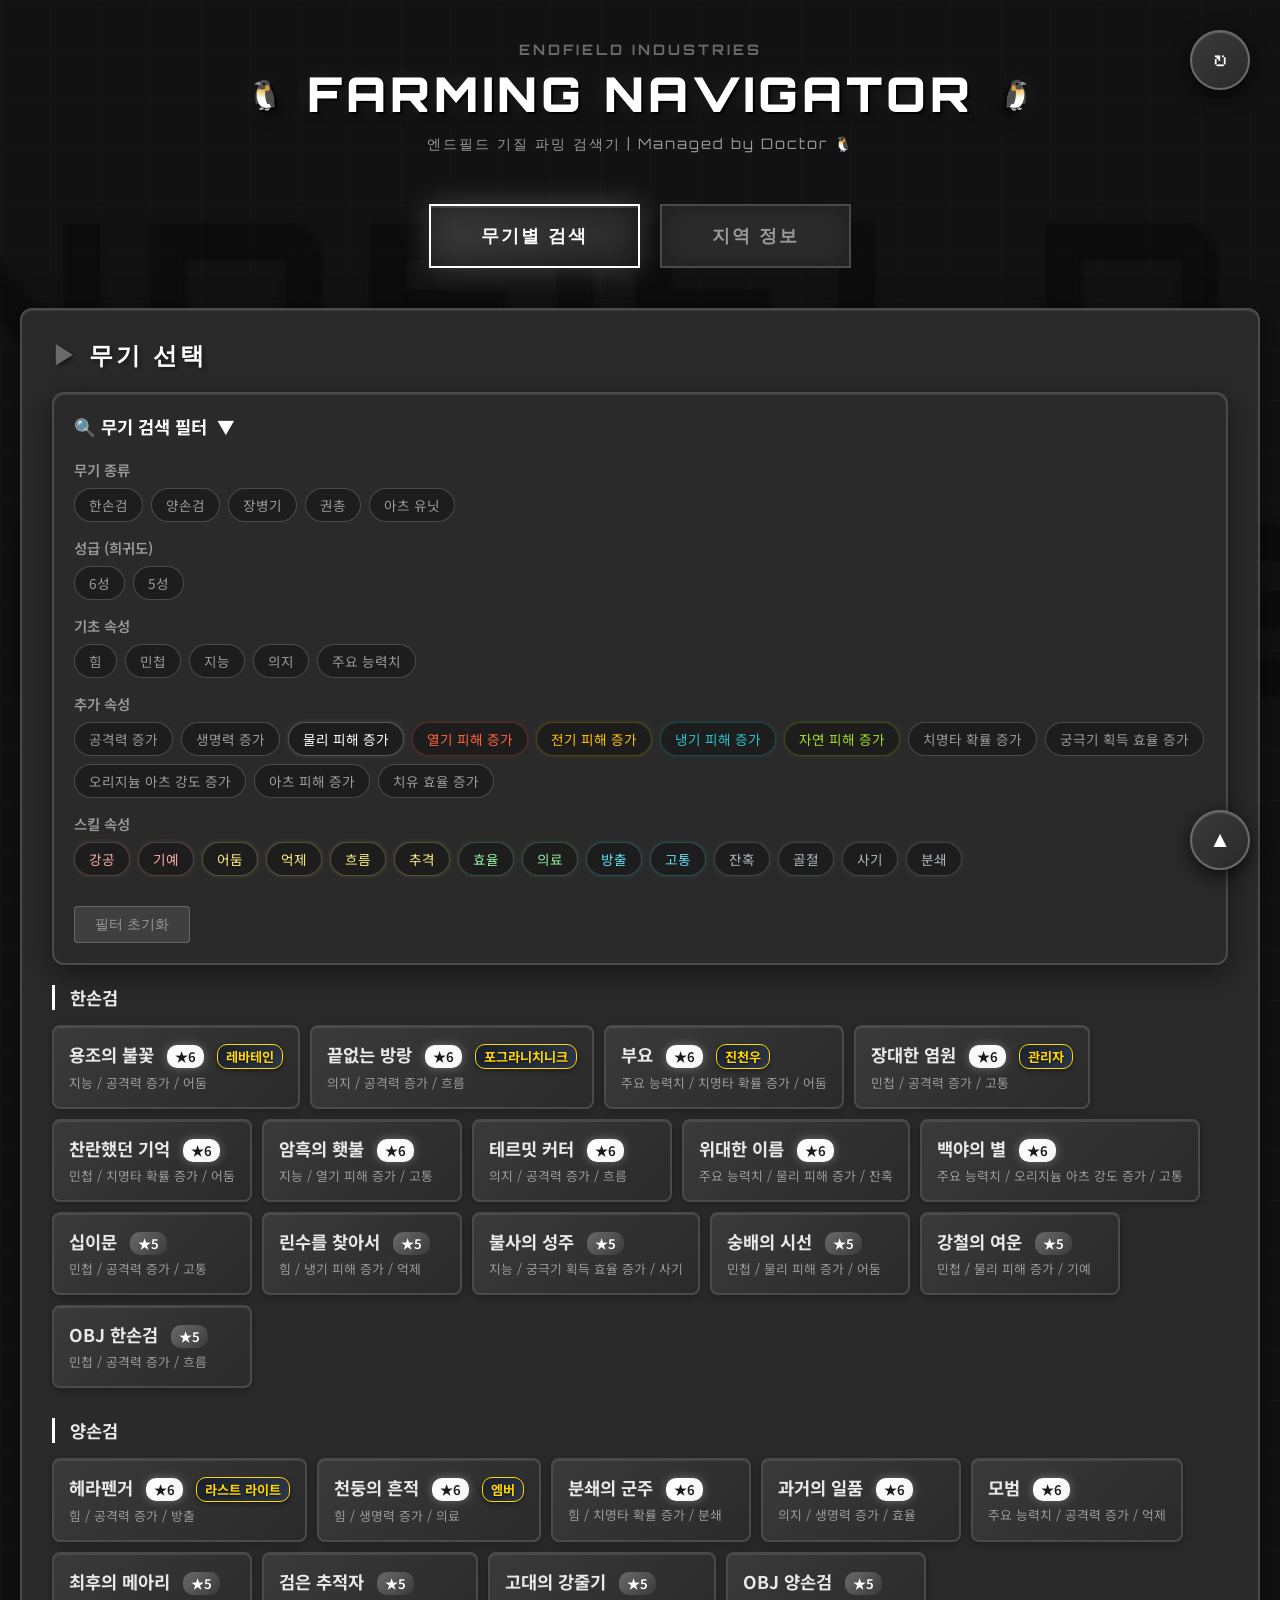
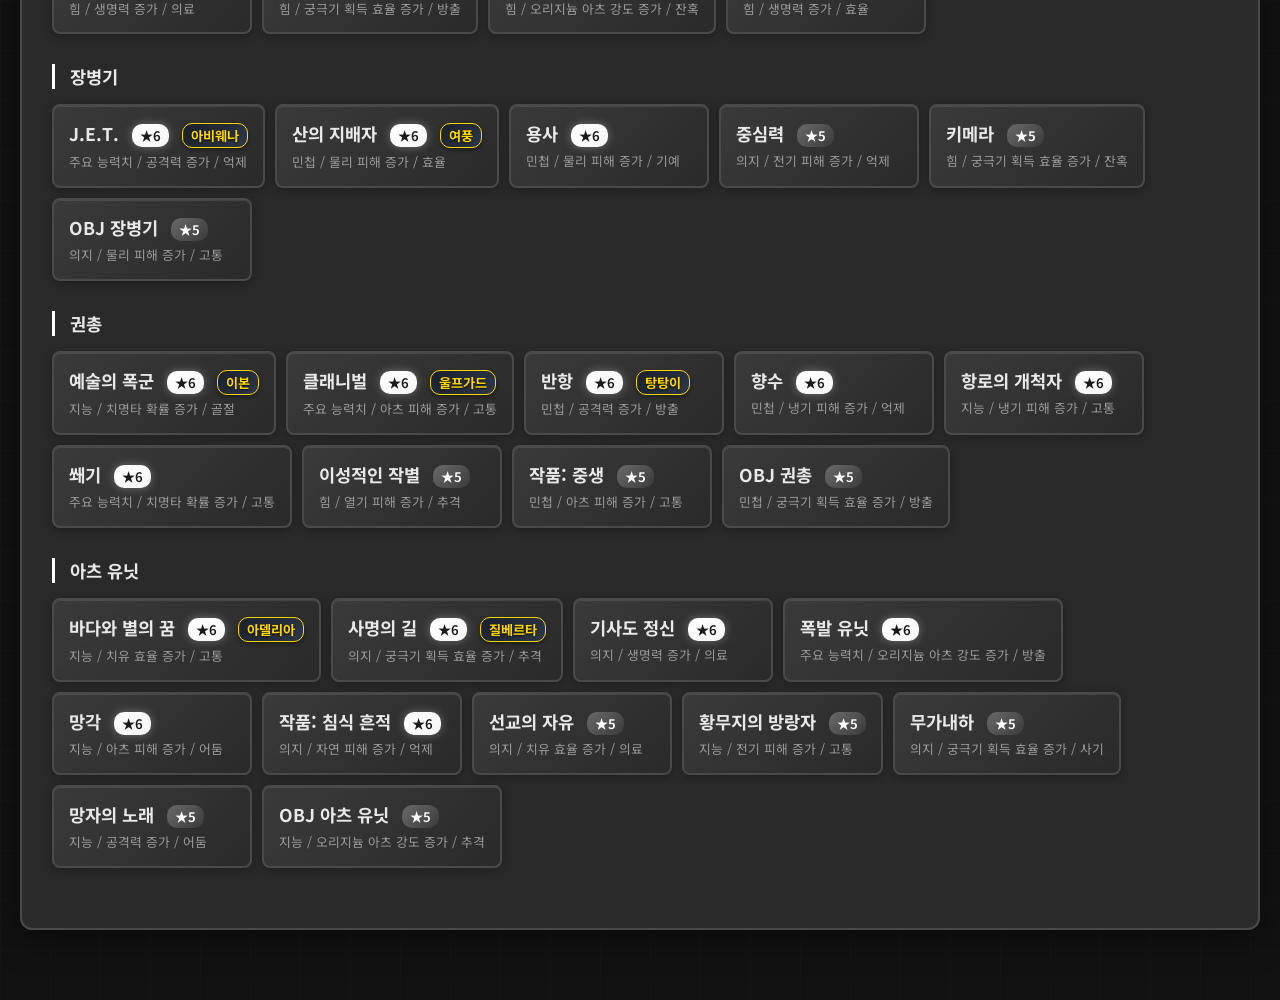
<file: index.html>
<!DOCTYPE html>
<html lang="ko">

<head>
    <meta charset="UTF-8">
    <meta name="viewport" content="width=device-width, initial-scale=1.0">
    <title>엔드필드 기질 파밍 검색기</title>
    <link
        href="https://fonts.googleapis.com/css2?family=Orbitron:wght@400;700;900&family=Noto+Sans+KR:wght@300;400;700&display=swap"
        rel="stylesheet">
    <link rel="stylesheet" href="css/style.css">
</head>

<body>
    <div class="container">
        <header>
            <div class="company-logo">ENDFIELD INDUSTRIES</div>
            <h1>FARMING NAVIGATOR</h1>
            <p class="subtitle">엔드필드 기질 파밍 검색기 | Managed by Doctor 🐧</p>
        </header>

        <div class="mode-selector">
            <button class="mode-btn active" data-mode="weapon">무기별 검색</button>
            <button class="mode-btn" data-mode="region">지역 정보</button>
        </div>

        <!-- 무기별 검색 -->
        <div id="weapon-mode" class="selection-area">
            <h2 class="section-title">무기 선택</h2>
            <div class="category-group">
                <div class="category-label">한손검</div>
                <div class="weapon-grid" id="onehanded-weapons"></div>
            </div>
            <div class="category-group">
                <div class="category-label">양손검</div>
                <div class="weapon-grid" id="twohanded-weapons"></div>
            </div>
            <div class="category-group">
                <div class="category-label">장병기</div>
                <div class="weapon-grid" id="polearm-weapons"></div>
            </div>
            <div class="category-group">
                <div class="category-label">권총</div>
                <div class="weapon-grid" id="pistol-weapons"></div>
            </div>
            <div class="category-group">
                <div class="category-label">아츠 유닛</div>
                <div class="weapon-grid" id="arts-weapons"></div>
            </div>
        </div>

        <!-- 지역 정보 -->
        <div id="region-mode" class="selection-area" style="display: none;">
            <h2 class="section-title">지역별 드랍 정보</h2>
            <div id="region-list" class="region-grid"></div>
        </div>

        <div id="results" class="results"></div>
    </div>

    <button id="resetFloatBtn" onclick="clearSelections()" title="모든 선택 초기화">↻</button>
    <button id="scrollTopBtn" onclick="scrollToTop()" title="Go to top">▲</button>

    <script src="js/data.js"></script>
    <script src="js/script.js"></script>
</body>

</html>
</file>
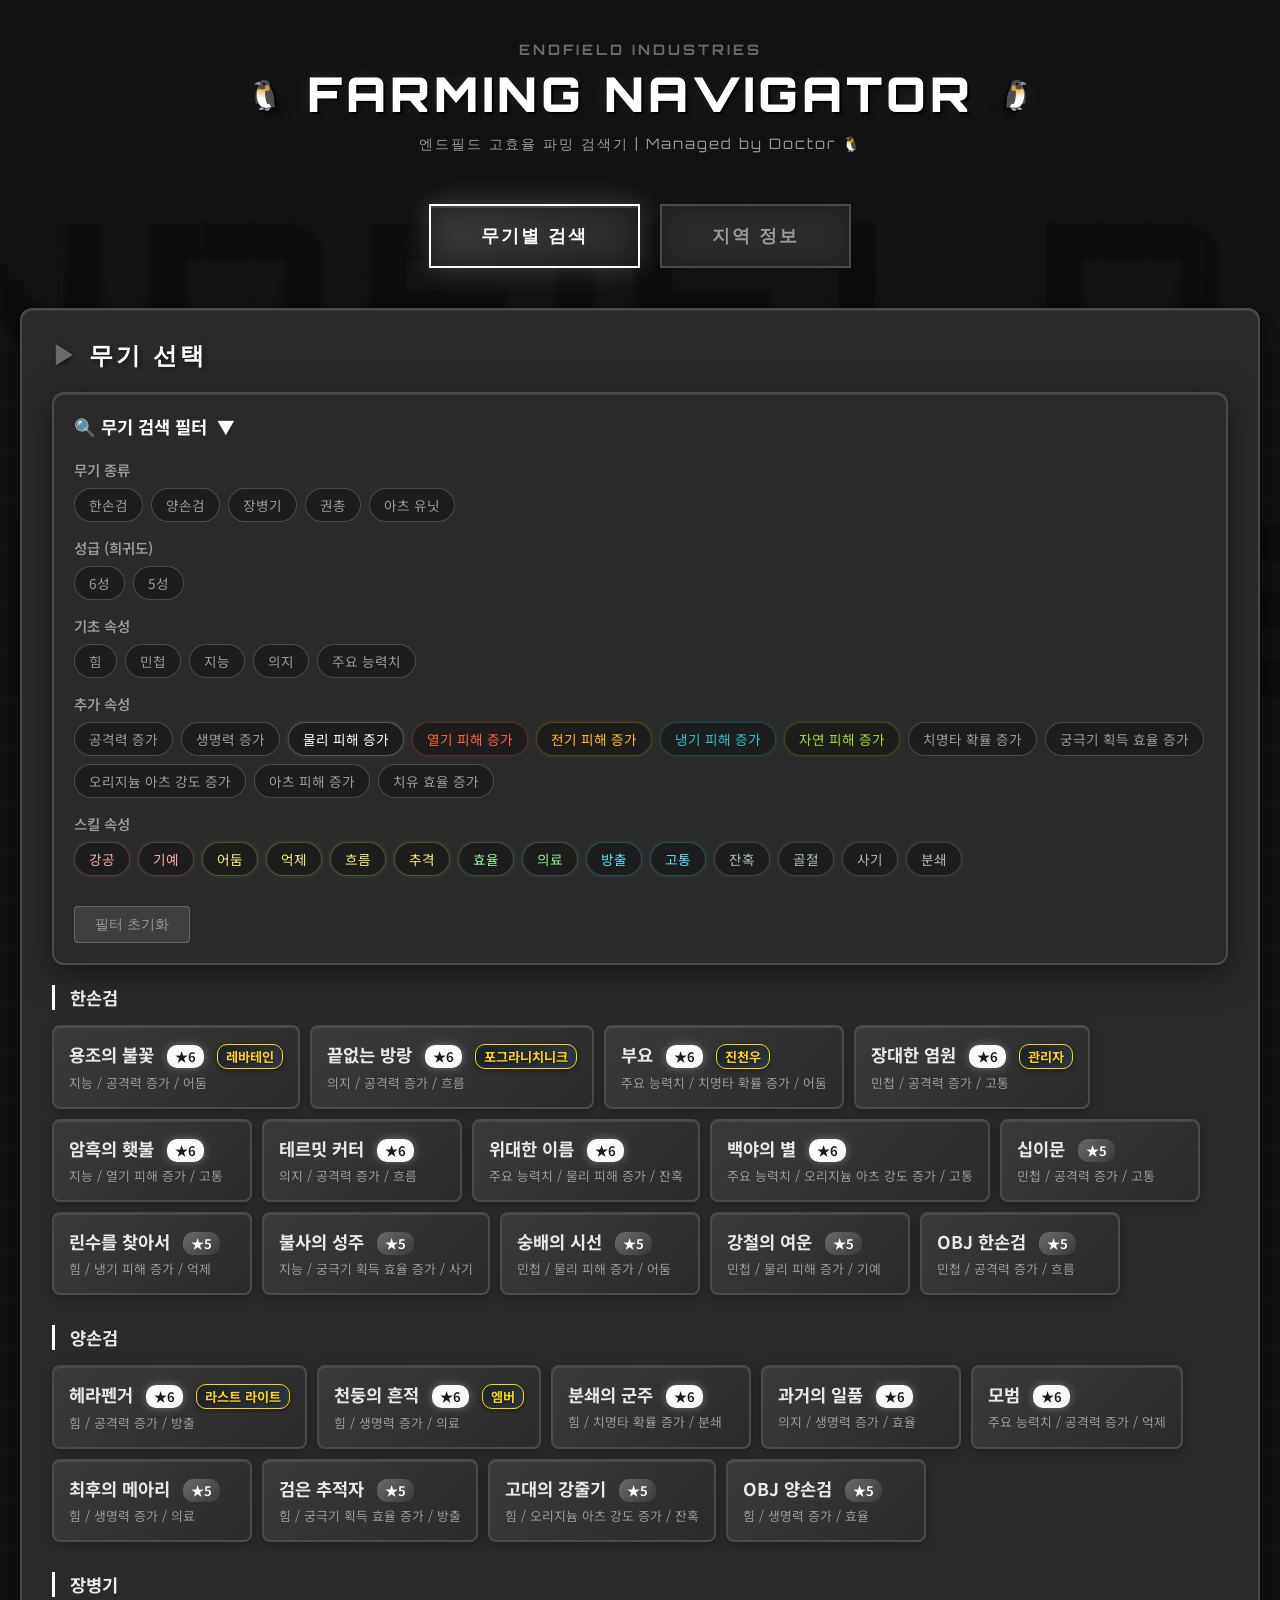
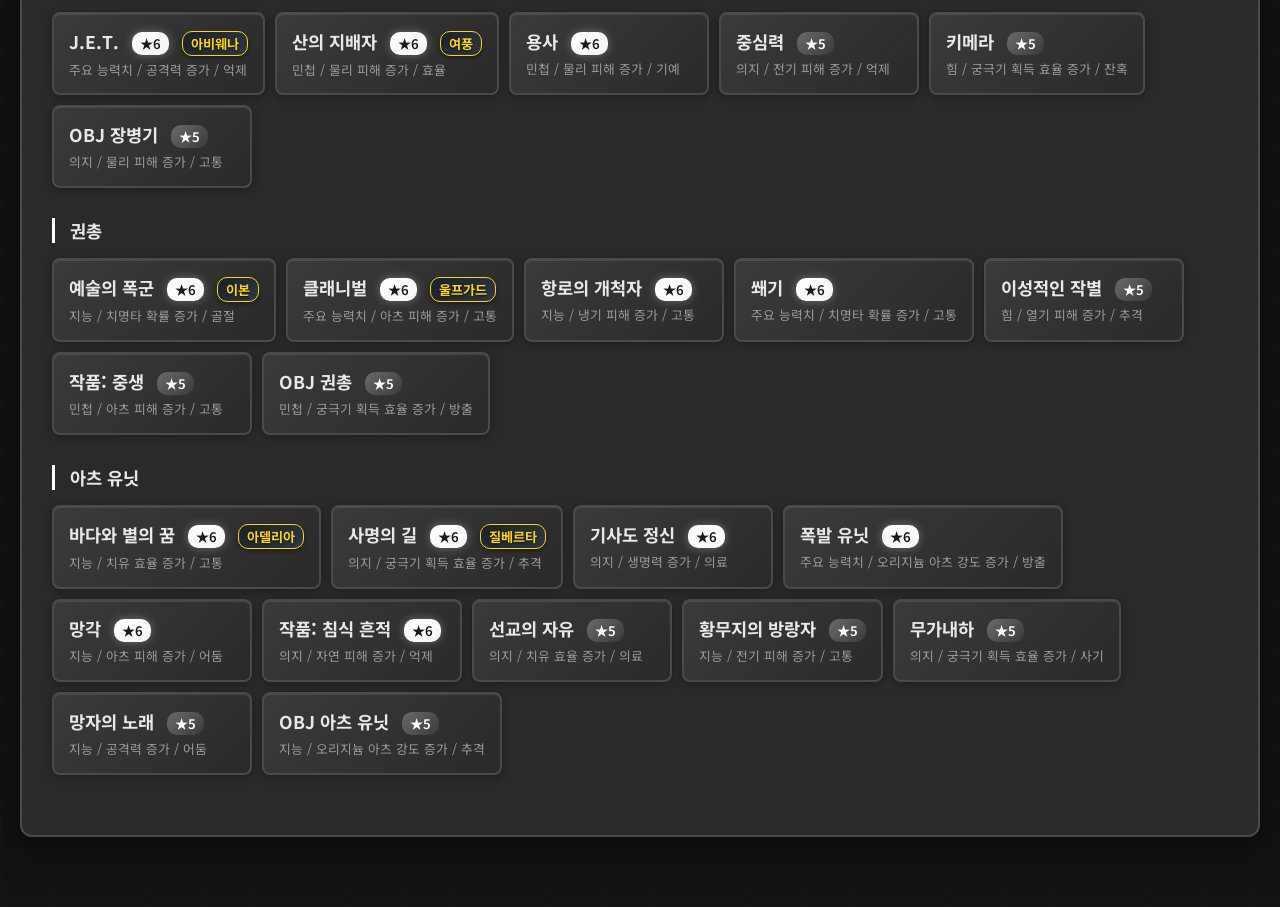
<file: endfield_farming_프로토타입.html>
<!DOCTYPE html>
<html lang="ko">

<head>
    <meta charset="UTF-8">
    <meta name="viewport" content="width=device-width, initial-scale=1.0">
    <title>엔드필드 파밍 효율 검색기</title>
    <link
        href="https://fonts.googleapis.com/css2?family=Orbitron:wght@400;700;900&family=Noto+Sans+KR:wght@300;400;700&display=swap"
        rel="stylesheet">
    <style>
        * {
            margin: 0;
            padding: 0;
            box-sizing: border-box;
        }

        :root {
            --steel-black: #1a1a1a;
            --steel-gray: #2a2a2a;
            --steel-light: #3a3a3a;
            --steel-border: #4a4a4a;
            --steel-shine: #6a6a6a;
            --white: #ffffff;
            --off-white: #f5f5f5;
            --text-primary: #e8e8e8;
            --text-secondary: #9a9a9a;
            --accent-steel: #5a5a5a;
        }

        body {
            font-family: 'Noto Sans KR', sans-serif;
            background: #121212;
            color: var(--text-primary);
            min-height: 100vh;
            background-image:
                linear-gradient(180deg, rgba(255, 255, 255, 0.01) 1px, transparent 1px),
                linear-gradient(90deg, rgba(255, 255, 255, 0.01) 1px, transparent 1px);
            background-size: 50px 50px;
            overflow-x: hidden;
            position: relative;
        }

        body::before {
            content: 'ENDFIELD INDUSTRIES';
            position: fixed;
            top: 50%;
            left: 50%;
            transform: translate(-50%, -50%);
            font-family: 'Orbitron', sans-serif;
            font-size: 15em;
            font-weight: 900;
            color: rgba(255, 255, 255, 0.015);
            z-index: 0;
            pointer-events: none;
            letter-spacing: 20px;
            text-shadow: 2px 2px 4px rgba(0, 0, 0, 0.5);
        }

        .container {
            max-width: 1400px;
            margin: 0 auto;
            padding: 40px 20px;
            position: relative;
            z-index: 1;
        }

        header {
            text-align: center;
            margin-bottom: 50px;
            position: relative;
        }

        .company-logo {
            font-family: 'Orbitron', sans-serif;
            font-size: 0.9em;
            color: var(--steel-shine);
            letter-spacing: 3px;
            margin-bottom: 5px;
            text-transform: uppercase;
            font-weight: 700;
        }

        h1 {
            font-family: 'Orbitron', sans-serif;
            font-size: 3em;
            font-weight: 900;
            color: var(--white);
            text-transform: uppercase;
            letter-spacing: 4px;
            margin-bottom: 10px;
            text-shadow:
                2px 2px 0px rgba(0, 0, 0, 0.8),
                4px 4px 8px rgba(0, 0, 0, 0.5),
                0 0 20px rgba(255, 255, 255, 0.1);
            position: relative;
            display: inline-block;
        }

        h1::before {
            content: '🐧';
            position: absolute;
            left: -60px;
            top: 50%;
            transform: translateY(-50%);
            font-size: 0.6em;
            filter: grayscale(0.3) drop-shadow(2px 2px 4px rgba(0, 0, 0, 0.5));
            animation: penguinFloat 3s ease-in-out infinite;
        }

        h1::after {
            content: '🐧';
            position: absolute;
            right: -60px;
            top: 50%;
            transform: translateY(-50%) scaleX(-1);
            font-size: 0.6em;
            filter: grayscale(0.3) drop-shadow(2px 2px 4px rgba(0, 0, 0, 0.5));
            animation: penguinFloat 3s ease-in-out infinite 1.5s;
        }

        @keyframes titleGlow {

            0%,
            100% {
                filter: drop-shadow(0 0 10px rgba(0, 240, 255, 0.5));
            }

            50% {
                filter: drop-shadow(0 0 20px rgba(0, 240, 255, 0.8));
            }
        }

        @keyframes penguinFloat {

            0%,
            100% {
                transform: translateY(-50%) translateX(0);
            }

            50% {
                transform: translateY(-50%) translateX(5px);
            }
        }

        .subtitle {
            font-family: 'Orbitron', sans-serif;
            color: var(--text-secondary);
            font-size: 0.9em;
            letter-spacing: 2px;
        }



        .mode-selector {
            display: flex;
            justify-content: center;
            gap: 20px;
            margin-bottom: 40px;
        }

        .mode-btn {
            font-family: 'Orbitron', sans-serif;
            padding: 18px 50px;
            background: var(--steel-gray);
            border: 2px solid var(--steel-border);
            color: var(--text-secondary);
            font-size: 1.1em;
            font-weight: 700;
            cursor: pointer;
            transition: all 0.3s ease;
            position: relative;
            overflow: hidden;
            text-transform: uppercase;
            letter-spacing: 2px;
            box-shadow: inset 0 0 20px rgba(0, 0, 0, 0.3);
        }

        .mode-btn::before {
            content: '';
            position: absolute;
            top: 0;
            left: -100%;
            width: 100%;
            height: 100%;
            background: linear-gradient(90deg, transparent, rgba(255, 255, 255, 0.1), transparent);
            transition: left 0.5s;
        }

        .mode-btn:hover::before {
            left: 100%;
        }

        .mode-btn:hover {
            border-color: var(--steel-shine);
            color: var(--white);
            box-shadow:
                inset 0 0 20px rgba(0, 0, 0, 0.5),
                0 0 20px rgba(255, 255, 255, 0.1);
        }

        .mode-btn.active {
            background: linear-gradient(135deg, var(--steel-light), var(--steel-gray));
            border-color: var(--white);
            color: var(--white);
            box-shadow:
                inset 0 0 30px rgba(0, 0, 0, 0.5),
                0 0 30px rgba(255, 255, 255, 0.2),
                inset 0 2px 0 rgba(255, 255, 255, 0.2);
        }

        .selection-area {
            background: var(--steel-gray);
            border: 2px solid var(--steel-border);
            border-radius: 12px;
            padding: 30px;
            margin-bottom: 30px;
            box-shadow:
                0 8px 32px rgba(0, 0, 0, 0.5),
                inset 0 1px 0 rgba(255, 255, 255, 0.1);
            transition: all 0.3s ease;
        }

        .selection-area.disabled {
            opacity: 0.3;
            pointer-events: none;
            filter: grayscale(1);
        }

        .section-title {
            font-family: 'Orbitron', sans-serif;
            font-size: 1.5em;
            font-weight: 700;
            color: var(--white);
            margin-bottom: 20px;
            text-transform: uppercase;
            letter-spacing: 3px;
            display: flex;
            align-items: center;
            gap: 10px;
            text-shadow: 2px 2px 4px rgba(0, 0, 0, 0.5);
        }

        .section-title::before {
            content: '▶';
            color: var(--steel-shine);
        }

        .category-group {
            margin-bottom: 30px;
        }

        .category-label {
            font-size: 1.1em;
            font-weight: 700;
            color: var(--text-primary);
            margin-bottom: 15px;
            padding-left: 15px;
            border-left: 3px solid var(--white);
        }

        .options-grid {
            display: flex;
            flex-wrap: wrap;
            gap: 10px;
        }

        .weapon-grid {
            display: flex;
            flex-wrap: wrap;
            gap: 10px;
        }

        .option-box {
            background: linear-gradient(135deg, var(--steel-light), var(--steel-gray));
            border: 2px solid var(--steel-border);
            padding: 10px 15px;
            border-radius: 8px;
            flex: 0 0 auto;
            min-width: fit-content;
            cursor: pointer;
            transition: all 0.3s ease;
            text-align: center;
            font-size: 0.9em;
            font-weight: 500;
            white-space: nowrap;
            position: relative;
            overflow: hidden;
            box-shadow: inset 0 1px 0 rgba(255, 255, 255, 0.1), 0 2px 8px rgba(0, 0, 0, 0.3);
        }

        .option-box::after {
            content: '';
            position: absolute;
            top: 50%;
            left: 50%;
            width: 0;
            height: 0;
            border-radius: 50%;
            background: rgba(255, 255, 255, 0.1);
            transform: translate(-50%, -50%);
            transition: width 0.6s, height 0.6s;
        }

        .option-box:hover::after {
            width: 300px;
            height: 300px;
        }

        .option-box:hover {
            border-color: var(--white);
            box-shadow:
                inset 0 1px 0 rgba(255, 255, 255, 0.2),
                0 0 20px rgba(255, 255, 255, 0.2),
                0 4px 12px rgba(0, 0, 0, 0.5);
            transform: translateY(-3px);
        }

        .option-box.selected {
            background: linear-gradient(135deg, var(--white), var(--off-white));
            border-color: var(--white);
            color: var(--steel-black);
            box-shadow:
                0 0 25px rgba(255, 255, 255, 0.4),
                inset 0 2px 0 rgba(255, 255, 255, 0.8),
                0 4px 12px rgba(0, 0, 0, 0.5);
            font-weight: 700;
        }

        .option-box span {
            position: relative;
            z-index: 1;
        }

        .weapon-box {
            background: linear-gradient(135deg, var(--steel-light), var(--steel-gray));
            border: 2px solid var(--steel-border);
            padding: 15px;
            border-radius: 8px;
            flex: 0 0 auto;
            width: fit-content;
            min-width: 200px;
            max-width: 300px;
            cursor: pointer;
            transition: all 0.3s ease;
            box-shadow: inset 0 1px 0 rgba(255, 255, 255, 0.1), 0 2px 8px rgba(0, 0, 0, 0.3);
        }

        .weapon-box:hover {
            border-color: var(--white);
            box-shadow:
                inset 0 1px 0 rgba(255, 255, 255, 0.2),
                0 0 20px rgba(255, 255, 255, 0.2),
                0 4px 12px rgba(0, 0, 0, 0.5);
            transform: translateY(-3px);
        }

        .weapon-box.selected {
            background: linear-gradient(135deg, var(--white), var(--off-white));
            border-color: var(--white);
            box-shadow:
                0 0 25px rgba(255, 255, 255, 0.4),
                inset 0 2px 0 rgba(255, 255, 255, 0.8),
                0 4px 12px rgba(0, 0, 0, 0.5);
        }

        .weapon-name {
            font-size: 1.1em;
            font-weight: 700;
            margin-bottom: 5px;
            color: var(--text-primary);
        }

        .weapon-box.selected .weapon-name {
            color: var(--steel-black);
        }

        .weapon-owner {
            font-size: 0.85em;
            color: #FFD700;
            /* Bright Gold */
            margin-bottom: 10px;
            font-weight: 600;
            text-shadow: 0 1px 2px rgba(0, 0, 0, 0.5);
            /* Text shadow for contrast */
        }

        .weapon-box.selected .weapon-owner {
            color: #b8860b;
            /* Darker Gold on selected light background */
            text-shadow: none;
        }

        .weapon-stats {
            font-size: 0.8em;
            color: var(--text-secondary);
            line-height: 1.4;
        }

        .weapon-box.selected .weapon-stats {
            color: var(--steel-gray);
        }

        .calculate-btn {
            font-family: 'Orbitron', sans-serif;
            width: 100%;
            padding: 20px;
            background: linear-gradient(135deg, var(--steel-light), var(--steel-gray));
            border: 2px solid var(--white);
            color: var(--white);
            font-size: 1.3em;
            font-weight: 700;
            cursor: pointer;
            border-radius: 8px;
            text-transform: uppercase;
            letter-spacing: 3px;
            transition: all 0.3s ease;
            box-shadow:
                0 10px 30px rgba(0, 0, 0, 0.5),
                inset 0 2px 0 rgba(255, 255, 255, 0.2);
            margin-top: 30px;
        }

        .calculate-btn:hover {
            background: linear-gradient(135deg, var(--white), var(--off-white));
            color: var(--steel-black);
            transform: translateY(-3px);
            box-shadow:
                0 15px 40px rgba(0, 0, 0, 0.6),
                0 0 30px rgba(255, 255, 255, 0.3),
                inset 0 2px 0 rgba(255, 255, 255, 0.5);
        }

        .calculate-btn:active {
            transform: translateY(-1px);
        }

        .results {
            margin-top: 50px;
            display: none;
        }

        .results.show {
            display: block;
            animation: slideUp 0.5s ease;
        }

        @keyframes slideUp {
            from {
                opacity: 0;
                transform: translateY(30px);
            }

            to {
                opacity: 1;
                transform: translateY(0);
            }
        }

        .result-card {
            background: #1a1e22;
            border: 1px solid #3d6e62;
            border-radius: 8px;
            padding: 25px;
            margin-bottom: 25px;
            box-shadow: 0 4px 15px rgba(0, 0, 0, 0.6);
            position: relative;
            overflow: hidden;
            clip-path: polygon(0 0, 100% 0, 100% calc(100% - 15px), calc(100% - 15px) 100%, 0 100%);
        }

        .result-card::before {
            content: '';
            position: absolute;
            top: 0;
            left: 0;
            width: 4px;
            height: 100%;
            background: #4a8f7b;
            box-shadow: none;
        }

        .result-region {
            font-family: 'Orbitron', sans-serif;
            font-size: 1.8em;
            font-weight: 700;
            color: #69fdc7;
            margin-bottom: 20px;
            padding-bottom: 10px;
            border-bottom: 1px solid rgba(105, 253, 199, 0.2);
            text-transform: uppercase;
            display: flex;
            align-items: center;
        }

        .result-region::after {
            content: '/// MAX EFFICIENCY';
            font-size: 0.4em;
            margin-left: auto;
            color: rgba(105, 253, 199, 0.5);
            letter-spacing: 2px;
        }

        .combo-block {
            background: rgba(105, 253, 199, 0.03);
            border: 1px solid rgba(105, 253, 199, 0.2);
            border-radius: 4px;
            margin-bottom: 15px;
            transition: all 0.3s ease;
            position: relative;
            padding: 15px;
            flex: 0 1 auto;
            min-width: 340px;
            width: fit-content;
        }

        .combo-block:hover {
            background: rgba(105, 253, 199, 0.08);
            border-color: #69fdc7;
            box-shadow: 0 0 15px rgba(105, 253, 199, 0.2);
            transform: translateY(-2px);
        }

        .result-combo {
            font-size: 1.1em;
            font-weight: 600;
            color: #e0fcf5;
            margin-bottom: 15px;
            padding-bottom: 10px;
            border-bottom: 1px dashed rgba(105, 253, 199, 0.3);
            font-family: 'Orbitron', sans-serif;
            text-align: left;
        }

        /* Canyon Theme Overrides */
        .result-card.canyon {
            border-color: #d4cf55;
            box-shadow: 0 4px 10px rgba(0, 0, 0, 0.5);
        }

        .result-card.canyon::before {
            background: #d4cf55;
            box-shadow: none;
        }

        .result-card.canyon .result-region {
            color: #fffb74;
            border-bottom-color: rgba(255, 251, 116, 0.3);
            text-shadow: 0 0 5px rgba(255, 251, 116, 0.5);
        }

        .result-card.canyon .result-region::after {
            color: rgba(255, 251, 116, 0.5);
        }

        .result-card.canyon .combo-block {
            background: rgba(255, 251, 116, 0.03);
            border-color: rgba(255, 251, 116, 0.2);
        }

        .result-card.canyon .combo-block:hover {
            background: rgba(255, 251, 116, 0.08);
            border-color: #fffb74;
            box-shadow: 0 0 15px rgba(255, 251, 116, 0.2);
        }

        .result-card.canyon .result-combo {
            color: #fffeea;
            border-bottom-color: rgba(255, 251, 116, 0.3);
        }

        .result-weapons {
            margin-top: 20px;
        }

        .result-weapons-title {
            font-size: 1.2em;
            font-weight: 700;
            color: var(--white);
            margin-bottom: 15px;
        }

        .weapon-list {
            display: flex;
            flex-wrap: wrap;
            gap: 10px;
        }

        .weapon-tag {
            background: linear-gradient(135deg, var(--steel-light), var(--steel-gray));
            border: 1px solid var(--white);
            padding: 8px 15px;
            border-radius: 20px;
            font-size: 0.9em;
            color: var(--text-primary);
            box-shadow: 0 2px 8px rgba(0, 0, 0, 0.3);
        }

        .weapon-tag.five-star {
            border-color: var(--steel-shine);
            background: linear-gradient(135deg, var(--steel-gray), var(--steel-black));
            color: var(--text-secondary);
        }

        .no-results {
            text-align: center;
            padding: 50px;
            color: var(--text-secondary);
            font-size: 1.2em;
        }

        .rarity-label {
            display: inline-block;
            font-size: 0.75em;
            padding: 2px 8px;
            border-radius: 10px;
            margin-left: 8px;
            font-weight: 600;
        }

        .rarity-6 {
            background: linear-gradient(135deg, var(--white), var(--off-white));
            color: var(--steel-black);
            box-shadow: 0 0 10px rgba(255, 255, 255, 0.3);
        }

        .rarity-5 {
            background: linear-gradient(135deg, var(--steel-shine), var(--steel-light));
            color: var(--white);
        }

        .rarity-owner {
            background: linear-gradient(135deg, #1a202c, #2d3748);
            border: 1px solid #FFD700;
            color: #FFD700;
            font-weight: 700;
            text-shadow: 0 1px 2px rgba(0, 0, 0, 0.8);
            box-shadow: 0 2px 4px rgba(0, 0, 0, 0.4);
        }

        /* Region styles */
        .region-grid {
            display: grid;
            grid-template-columns: 1fr;
            gap: 20px;
        }

        .region-card-info {
            background: linear-gradient(135deg, var(--steel-light), var(--steel-gray));
            border: 2px solid var(--steel-border);
            padding: 20px;
            border-radius: 12px;
            transition: all 0.3s ease;
            box-shadow: inset 0 1px 0 rgba(255, 255, 255, 0.1), 0 4px 15px rgba(0, 0, 0, 0.3);
            width: 100%;
        }

        .region-card-info:hover {
            border-color: var(--white);
            transform: translateY(-5px);
            box-shadow: 0 10px 30px rgba(0, 0, 0, 0.5);
        }

        .region-name {
            font-family: 'Orbitron', sans-serif;
            font-size: 1.2em;
            font-weight: 700;
            color: var(--white);
            margin-bottom: 12px;
            padding-bottom: 8px;
            border-bottom: 2px solid var(--steel-border);
            text-transform: uppercase;
        }

        .filter-chip {
            padding: 6px 14px;
            background: rgba(0, 0, 0, 0.3);
            border: 1px solid rgba(255, 255, 255, 0.2);
            border-radius: 20px;
            color: var(--text-secondary);
            font-size: 0.85em;
            cursor: pointer;
            transition: all 0.2s ease;
            user-select: none;
        }

        .filter-chip:hover {
            background: rgba(255, 255, 255, 0.1);
            border-color: var(--white);
            color: var(--white);
        }

        .filter-chip.active {
            background: var(--steel-shine);
            color: var(--white);
            border-color: var(--white);
            box-shadow: 0 0 10px rgba(0, 240, 255, 0.4);
            font-weight: 600;
        }

        .drop-section {
            margin-bottom: 15px;
        }

        .drop-title {
            font-size: 1em;
            color: var(--steel-shine);
            margin-bottom: 8px;
            font-weight: 700;
            text-transform: uppercase;
        }

        .drop-tags {
            display: flex;
            flex-wrap: wrap;
            gap: 8px;
        }

        .drop-tag {
            background: rgba(0, 0, 0, 0.3);
            border: 1px solid var(--steel-border);
            padding: 5px 12px;
            border-radius: 4px;
            font-size: 0.95em;
            color: var(--text-secondary);
        }

        .drop-tag.extra {
            color: #ffd700;
            border-color: rgba(255, 215, 0, 0.3);
        }

        .drop-tag.skill {
            color: #00ffff;
            border-color: rgba(0, 255, 255, 0.3);
        }

        .region-group-title {
            font-family: 'Orbitron', sans-serif;
            font-size: 1.8em;
            color: var(--white);
            margin: 40px 0 20px 0;
            padding-left: 15px;
            border-left: 5px solid var(--white);
            width: 100%;
            text-transform: uppercase;
            text-shadow: 2px 2px 4px rgba(0, 0, 0, 0.5);
            grid-column: 1 / -1;
            /* Ensure title spans full width if inside grid, but we will move it out */
        }

        #scrollTopBtn {
            display: none;
            position: fixed;
            bottom: 30px;
            right: 30px;
            z-index: 99;
            width: 50px;
            height: 50px;
            border: none;
            outline: none;
            background: rgba(255, 255, 255, 0.1);
            color: var(--white);
            cursor: pointer;
            border-radius: 50%;
            font-size: 1.2em;
            box-shadow: 0 4px 10px rgba(0, 0, 0, 0.5);
            transition: all 0.3s ease;
            backdrop-filter: blur(5px);
            border: 1px solid rgba(255, 255, 255, 0.2);
        }

        #scrollTopBtn:hover {
            background: var(--steel-shine);
            transform: translateY(-5px);
            border-color: var(--white);
        }
    </style>
</head>

<body>
    <div class="container">
        <header>
            <div class="company-logo">ENDFIELD INDUSTRIES</div>
            <h1>FARMING NAVIGATOR</h1>
            <p class="subtitle">엔드필드 고효율 파밍 검색기 | Managed by Doctor 🐧</p>
        </header>

        <div class="mode-selector">
            <button class="mode-btn active" data-mode="weapon">무기별 검색</button>
            <button class="mode-btn" data-mode="region">지역 정보</button>
        </div>

        <!-- 무기별 검색 -->
        <div id="weapon-mode" class="selection-area">
            <h2 class="section-title">무기 선택</h2>
            <div class="category-group">
                <div class="category-label">한손검</div>
                <div class="weapon-grid" id="onehanded-weapons"></div>
            </div>
            <div class="category-group">
                <div class="category-label">양손검</div>
                <div class="weapon-grid" id="twohanded-weapons"></div>
            </div>
            <div class="category-group">
                <div class="category-label">장병기</div>
                <div class="weapon-grid" id="polearm-weapons"></div>
            </div>
            <div class="category-group">
                <div class="category-label">권총</div>
                <div class="weapon-grid" id="pistol-weapons"></div>
            </div>
            <div class="category-group">
                <div class="category-label">아츠 유닛</div>
                <div class="weapon-grid" id="arts-weapons"></div>
            </div>
        </div>



        <!-- 지역 정보 -->
        <div id="region-mode" class="selection-area" style="display: none;">
            <h2 class="section-title">지역별 드랍 정보</h2>
            <div id="region-list" class="region-grid"></div>
        </div>

        <!-- <button class="calculate-btn" onclick="calculateResults()">파밍 지역 계산</button> -->

        <div id="results" class="results"></div>
    </div>

    <script>
        // 데이터 정의
        const weaponData = {
            '한손검': [
                { name: '용조의 불꽃', owner: '레바테인', rarity: 6, basic: '지능', additional: '공증', skill: '어둠' },
                { name: '끝없는 방랑', owner: '포그라니치니크', rarity: 6, basic: '의지', additional: '공증', skill: '흐름' },
                { name: '부요', owner: '진천우', rarity: 6, basic: '주능', additional: '치확', skill: '어둠' },
                { name: '장대한 염원', owner: '관리자', rarity: 6, basic: '민첩', additional: '공증', skill: '고통' },
                { name: '암흑의 횃불', owner: '', rarity: 6, basic: '지능', additional: '열기', skill: '고통' },
                { name: '테르밋 커터', owner: '', rarity: 6, basic: '의지', additional: '공증', skill: '흐름' },
                { name: '위대한 이름', owner: '', rarity: 6, basic: '주능', additional: '물리', skill: '잔혹' },
                { name: '백야의 별', owner: '', rarity: 6, basic: '주능', additional: '아강', skill: '고통' },
                { name: '십이문', owner: '', rarity: 5, basic: '민첩', additional: '공증', skill: '고통' },
                { name: '린수를 찾아서', owner: '', rarity: 5, basic: '힘증', additional: '냉기', skill: '억제' },
                { name: '불사의 성주', owner: '', rarity: 5, basic: '지능', additional: '궁충', skill: '사기' },
                { name: '숭배의 시선', owner: '', rarity: 5, basic: '민첩', additional: '물리', skill: '어둠' },
                { name: '강철의 여운', owner: '', rarity: 5, basic: '민첩', additional: '물리', skill: '기예' },
                { name: 'OBJ 한손검', owner: '', rarity: 5, basic: '민첩', additional: '공증', skill: '흐름' }
            ],
            '양손검': [
                { name: '헤라펜거', owner: '라스트 라이트', rarity: 6, basic: '힘증', additional: '공증', skill: '방출' },
                { name: '천둥의 흔적', owner: '엠버', rarity: 6, basic: '힘증', additional: '생증', skill: '의료' },
                { name: '분쇄의 군주', owner: '', rarity: 6, basic: '힘증', additional: '치확', skill: '분쇄' },
                { name: '과거의 일품', owner: '', rarity: 6, basic: '의지', additional: '생증', skill: '효율' },
                { name: '모범', owner: '', rarity: 6, basic: '주능', additional: '공증', skill: '억제' },
                { name: '최후의 메아리', owner: '', rarity: 5, basic: '힘증', additional: '생증', skill: '의료' },
                { name: '검은 추적자', owner: '', rarity: 5, basic: '힘증', additional: '궁충', skill: '방출' },
                { name: '고대의 강줄기', owner: '', rarity: 5, basic: '힘증', additional: '아강', skill: '잔혹' },
                { name: 'OBJ 양손검', owner: '', rarity: 5, basic: '힘증', additional: '생증', skill: '효율' }
            ],
            '장병기': [
                { name: 'J.E.T.', owner: '아비웨나', rarity: 6, basic: '주능', additional: '공증', skill: '억제' },
                { name: '산의 지배자', owner: '여풍', rarity: 6, basic: '민첩', additional: '물증', skill: '효율' },
                { name: '용사', owner: '', rarity: 6, basic: '민첩', additional: '물리', skill: '기예' },
                { name: '중심력', owner: '', rarity: 5, basic: '의지', additional: '전기', skill: '억제' },
                { name: '키메라', owner: '', rarity: 5, basic: '힘증', additional: '궁충', skill: '잔혹' },
                { name: 'OBJ 장병기', owner: '', rarity: 5, basic: '의지', additional: '물리', skill: '고통' }
            ],
            '권총': [
                { name: '예술의 폭군', owner: '이본', rarity: 6, basic: '지능', additional: '치확', skill: '골절' },
                { name: '클래니벌', owner: '울프가드', rarity: 6, basic: '주능', additional: '아피', skill: '고통' },
                { name: '항로의 개척자', owner: '', rarity: 6, basic: '지능', additional: '냉기', skill: '고통' },
                { name: '쐐기', owner: '', rarity: 6, basic: '주능', additional: '치확', skill: '고통' },
                { name: '이성적인 작별', owner: '', rarity: 5, basic: '힘증', additional: '열기', skill: '추격' },
                { name: '작품: 중생', owner: '', rarity: 5, basic: '민첩', additional: '아피', skill: '고통' },
                { name: 'OBJ 권총', owner: '', rarity: 5, basic: '민첩', additional: '궁충', skill: '방출' }
            ],
            '아츠 유닛': [
                { name: '바다와 별의 꿈', owner: '아델리아', rarity: 6, basic: '지능', additional: '치유', skill: '고통' },
                { name: '사명의 길', owner: '질베르타', rarity: 6, basic: '의지', additional: '궁충', skill: '추격' },
                { name: '기사도 정신', owner: '', rarity: 6, basic: '의지', additional: '생증', skill: '의료' },
                { name: '폭발 유닛', owner: '', rarity: 6, basic: '주능', additional: '아강', skill: '방출' },
                { name: '망각', owner: '', rarity: 6, basic: '지능', additional: '아피', skill: '어둠' },
                { name: '작품: 침식 흔적', owner: '', rarity: 6, basic: '의지', additional: '자연', skill: '억제' },
                { name: '선교의 자유', owner: '', rarity: 5, basic: '의지', additional: '치유', skill: '의료' },
                { name: '황무지의 방랑자', owner: '', rarity: 5, basic: '지능', additional: '전기', skill: '고통' },
                { name: '무가내하', owner: '', rarity: 5, basic: '의지', additional: '궁충', skill: '사기' },
                { name: '망자의 노래', owner: '', rarity: 5, basic: '지능', additional: '공증', skill: '어둠' },
                { name: 'OBJ 아츠 유닛', owner: '', rarity: 5, basic: '지능', additional: '아강', skill: '추격' }
            ]
        };

        const attributeData = {
            basic: ['힘증', '민첩', '지능', '의지', '주능'],
            additional: ['공증', '생증', '물리', '열기', '전기', '냉기', '자연', '치확', '궁충', '아강', '아피', '치유'],
            skill: ['강공', '기예', '어둠', '억제', '흐름', '추격', '효율', '의료', '방출', '고통', '잔혹', '골절', '사기', '분쇄']
        };



        // 약어 매핑
        const attrMapping = {
            '힘증': '힘', '민첩': '민첩', '지능': '지능', '의지': '의지', '주능': '주능',
            '공증': '공증', '생증': '생증', '물리': '물리', '물증': '물리', '열기': '열기', '전기': '전기',
            '냉기': '냉기', '자연': '자연', '치확': '치확', '궁충': '궁충', '아강': '아강',
            '아피': '아피', '치유': '치유', '만첩': '민첩'
        };

        // 상태 관리
        let currentMode = 'weapon';
        let selectedWeapons = [];

        // 지역별 드랍 데이터 (동적 계산용 basics 추가)
        const regionInfoData = [
            {
                name: '거점 지역',
                basics: ['힘', '민첩', '의지', '주요 능력치'], // 지능 제외
                extra: ['공격력 증가', '열기 피해 증가', '전기 피해 증가', '냉기 피해 증가', '자연 피해 증가', '오리지늄 아츠 강도 증가', '궁극기 획득 효율 증가', '아츠 피해 증가'],
                skill: ['강공', '억제', '추격', '분쇄', '기예', '방출', '흐름', '효율'],
                bestCombo: '힘, 의지, 주요 능력치 + 공격력 증가',
                bestWeapons: ['끝없는 방랑', '테르밋 커터', '헤라펜거', '모범', 'J.E.T.'],
                bestWeapons5: []
            },
            {
                name: '오리지늄 연구 구역',
                basics: ['민첩', '지능', '의지', '주요 능력치'], // 힘 제외
                extra: ['공격력 증가', '물리 피해 증가', '전기 피해 증가', '냉기 피해 증가', '자연 피해 증가', '치명타 확률 증가', '궁극기 획득 효율 증가', '아츠 피해 증가'],
                skill: ['억제', '추격', '사기', '기예', '고통', '의료', '골절', '효율'],
                bestCombo: '민첩, 지능, 주요 능력치 + 고통',
                bestWeapons: ['장대한 염원', '클래니벌', '항로의 개척자', '쐐기'],
                bestWeapons5: ['십이문', '작품: 중생', '황무지의 방랑자']
            },
            {
                name: '광맥 구역',
                basics: ['힘', '민첩', '지능', '의지', '주요 능력치'], // 전체
                extra: ['생명력 증가', '물리 피해 증가', '열기 피해 증가', '냉기 피해 증가', '자연 피해 증가', '치명타 확률 증가', '오리지늄 아츠 강도 증가', '치유 효율 증가'],
                skill: ['강공', '억제', '기예', '잔혹', '고통', '방출', '어둠', '효율'],
                bestCombo: '지능, 의지, 주요 능력치 + 고통',
                bestWeapons: ['암흑의 횃불', '백야의 별', '항로의 개척자', '쐐기', '바다와 별의 꿈'],
                bestWeapons5: ['OBJ 장병기']
            },
            {
                name: '에너지 공급 고지',
                basics: ['힘', '민첩', '지능', '의지', '주요 능력치'],
                extra: ['공격력 증가', '생명력 증가', '물리 피해 증가', '열기 피해 증가', '자연 피해 증가', '치명타 확률 증가', '오리지늄 아츠 강도 증가', '치유 효율 증가'],
                skill: ['추격', '분쇄', '사기', '잔혹', '고통', '의료', '골절', '흐름'],
                bestCombo: '민첩, 지능, 주요 능력치 + 고통',
                bestWeapons: ['장대한 염원', '암흑의 횃불', '백야의 별', '쐐기', '바다와 별의 꿈'],
                bestWeapons5: ['십이문']
            },
            {
                name: '무릉성',
                basics: ['힘', '민첩', '지능', '의지', '주요 능력치'],
                extra: ['공격력 증가', '생명력 증가', '전기 피해 증가', '냉기 피해 증가', '치명타 확률 증가', '궁극기 획득 효율 증가', '아츠 피해 증가', '치유 효율 증가'],
                skill: ['강공', '분쇄', '잔혹', '의료', '골절', '방출', '어둠', '흐름'],
                bestCombo: '힘, 지능, 의지 + 공격력 증가',
                bestWeapons: ['용조의 불꽃', '끝없는 방랑', '테르밋 커터', '헤라펜거'],
                bestWeapons5: ['망자의 노래']
            }
        ];

        // 약어 -> 풀네임 매핑
        const fullNameMapping = {
            '힘증': '힘', '민첩': '민첩', '만첩': '민첩', '지능': '지능', '의지': '의지', '주능': '주요 능력치',
            '공증': '공격력 증가', '생증': '생명력 증가',
            '물리': '물리 피해 증가', '물증': '물리 피해 증가',
            '열기': '열기 피해 증가', '전기': '전기 피해 증가', '냉기': '냉기 피해 증가', '자연': '자연 피해 증가',
            '치확': '치명타 확률 증가', '궁충': '궁극기 획득 효율 증가',
            '아강': '오리지늄 아츠 강도 증가', '아피': '아츠 피해 증가', '치유': '치유 효율 증가',
            '효율': '효율'
        };

        function getFullName(text) {
            return fullNameMapping[text] || text;
        }

        // 초기화
        function init() {
            renderWeapons();
            renderRegions();
            setupModeSwitch();
        }

        // 지역 정보 렌더링
        function renderRegions() {
            const container = document.getElementById('region-list');
            container.innerHTML = '';
            container.className = ''; // 기존 region-grid 클래스가 있다면 제거 (그룹핑을 위해 구조 변경)

            // 그룹 정의
            const groups = {
                '4번 협곡': ['거점 지역', '오리지늄 연구 구역', '광맥 구역', '에너지 공급 고지'],
                '무릉': ['무릉성']
            };

            Object.entries(groups).forEach(([groupName, regionNames]) => {
                // 그룹 제목 생성
                const title = document.createElement('h3');
                title.className = 'region-group-title';
                title.textContent = groupName;

                // Design RGB Code Application
                const groupColors = {
                    '4번 협곡': '#fffb74',
                    '무릉': '#69fdc7'
                };
                if (groupColors[groupName]) {
                    title.style.color = groupColors[groupName];
                    title.style.borderLeftColor = groupColors[groupName];
                    title.style.textShadow = `0 0 10px ${groupColors[groupName]}40`;
                }

                container.appendChild(title);

                // 해당 그룹의 그리드 컨테이너 생성
                const grid = document.createElement('div');
                grid.className = 'region-grid';

                // 해당 그룹에 속하는 지역 필터링 및 렌더링
                const groupRegions = regionInfoData.filter(r => regionNames.includes(r.name));

                if (groupRegions.length === 0) return; // 데이터 없으면 스킵

                groupRegions.forEach(region => {
                    const card = document.createElement('div');
                    card.className = 'region-card-info';

                    const extraTags = region.extra.map(tag => `<span class="drop-tag extra">${tag}</span>`).join('');
                    const skillTags = region.skill.map(tag => `<span class="drop-tag skill">${tag}</span>`).join('');

                    card.innerHTML = `
                        <div class="region-name">${region.name}</div>
                        <div class="drop-section" style="background: rgba(255, 255, 255, 0.05); padding: 10px; border-radius: 8px; border: 1px solid var(--steel-shine);">
                            <div class="drop-title" style="color: var(--steel-shine); font-size: 1.1em;">⭐ 추천 파밍 조합</div>
                            <div class="drop-tags" style="color: var(--white); font-weight: bold;">${region.bestCombo}</div>
                            <div style="margin-top: 8px; font-size: 0.9em; color: var(--text-secondary); border-top: 1px dashed rgba(255,255,255,0.1); padding-top: 5px;">
                                <div style="margin-bottom: 4px;"><span style="color: var(--steel-shine);">획득 가능(6★):</span> ${region.bestWeapons.join(', ')}</div>
                                ${region.bestWeapons5 && region.bestWeapons5.length > 0 ? `
                                <div><span style="color: #a0aec0;">획득 가능(5★):</span> ${region.bestWeapons5.join(', ')}</div>
                                ` : ''}
                            </div>
                        </div>
                        <div class="drop-section">
                            <div class="drop-title">추가 속성</div>
                            <div class="drop-tags">${extraTags}</div>
                        </div>
                        <div class="drop-section">
                            <div class="drop-title">스킬 속성</div>
                            <div class="drop-tags">${skillTags}</div>
                        </div>
                    `;
                    grid.appendChild(card);
                });

                container.appendChild(grid);
            });
        }

        // 무기 렌더링
        // 무기 필터링 UI 및 로직
        let weaponFilters = { category: [], rarity: [], basic: [], additional: [], skill: [] };

        const weaponModeDiv = document.getElementById('weapon-mode');
        // 필터 UI 추가 (처음 렌더링 시 한 번만)
        if (!document.getElementById('weapon-filters')) {
            const filterDiv = document.createElement('div');
            filterDiv.id = 'weapon-filters';
            filterDiv.className = 'selection-area';
            filterDiv.style.marginBottom = '20px';
            filterDiv.style.padding = '20px';

            // 디자인 RGB 코드 적용
            const colorMap = {
                '열기': '#ff613d', '자연': '#9eda23', '물리': '#fffdfd', '냉기': '#21c5cf', '전기': '#fdbe02',
                '효율': '#91ee9d', '의료': '#91ee9d',
                '어둠': '#faed7b', '억제': '#faed7b', '흐름': '#faed7b', '추격': '#faed7b',
                '방출': '#5DDEF4', '고통': '#5DDEF4',
                '기예': '#f4aca3', '강공': '#f4aca3',
                '잔혹': '#AAB7B8', '골절': '#AAB7B8', '사기': '#AAB7B8', '분쇄': '#AAB7B8'
            };

            const createFilterGroup = (label, type, items, labelMapper = null) => `
                <div class="filter-group" style="margin-bottom: 15px;">
                    <div style="color: var(--text-secondary); font-size: 0.9em; margin-bottom: 8px; font-weight: 600;">${label}</div>
                    <div style="display: flex; flex-wrap: wrap; gap: 8px;">
                        ${items.map(item => {
                const name = labelMapper ? labelMapper(item) : (fullNameMapping[item] || item);
                const color = colorMap[item];
                let style = "";
                if (color) {
                    style = `style="color: ${color}; border-color: ${color}40; box-shadow: 0 0 5px ${color}20;"`;
                }
                return `<div class="filter-chip" ${style} onclick="toggleWeaponFilter('${type}', '${item}', this)">${name}</div>`
            }).join('')}
                    </div>
                </div>
            `;

            const rarities = [6, 5];
            const categories = Object.keys(weaponData);

            filterDiv.innerHTML = `
                <div style="display: flex; justify-content: space-between; align-items: center; margin-bottom: 20px; cursor: pointer; user-select: none;" onclick="toggleFilterVisibility()">
                    <div style="font-weight: 700; color: var(--white); display: flex; align-items: center; gap: 10px; font-size: 1.1em;">
                        <span>🔍 무기 검색 필터</span>
                        <span id="filter-toggle-icon" style="transition: transform 0.3s ease;">▼</span>
                    </div>
                </div>
                <div id="filter-content" style="display: block; transition: all 0.3s ease;">
                    <div style="display: flex; flex-direction: column;">
                        ${createFilterGroup('무기 종류', 'category', categories)}
                        ${createFilterGroup('성급 (희귀도)', 'rarity', rarities, r => r + '성')}
                        ${createFilterGroup('기초 속성', 'basic', attributeData.basic)}
                        ${createFilterGroup('추가 속성', 'additional', attributeData.additional)}
                        ${createFilterGroup('스킬 속성', 'skill', attributeData.skill)}
                        <button onclick="resetWeaponFilters()" style="margin-top: 15px; padding: 8px 20px; background: rgba(255,255,255,0.1); color: var(--text-secondary); border: 1px solid rgba(255,255,255,0.2); border-radius: 4px; cursor: pointer; align-self: flex-start; font-size: 0.9em;">필터 초기화</button>
                    </div>
                </div>
            `;

            const title = weaponModeDiv.querySelector('.section-title');
            title.insertAdjacentElement('afterend', filterDiv);
        }

        function toggleFilterVisibility() {
            const content = document.getElementById('filter-content');
            const icon = document.getElementById('filter-toggle-icon');
            if (content.style.display === 'none') {
                content.style.display = 'block';
                icon.style.transform = 'rotate(0deg)';
            } else {
                content.style.display = 'none';
                icon.style.transform = 'rotate(-90deg)';
            }
        }

        function toggleWeaponFilter(type, val, btn) {
            const idx = weaponFilters[type].indexOf(val);
            if (idx > -1) {
                weaponFilters[type].splice(idx, 1);
                btn.classList.remove('active');
            } else {
                weaponFilters[type].push(val);
                btn.classList.add('active');
            }
            filterWeapons();
        }

        // 무기 필터링 로직
        function filterWeapons() {
            // Section visibility counters
            const sectionVisibility = {
                '한손검': { id: 'onehanded-weapons', count: 0 },
                '양손검': { id: 'twohanded-weapons', count: 0 },
                '장병기': { id: 'polearm-weapons', count: 0 },
                '권총': { id: 'pistol-weapons', count: 0 },
                '아츠 유닛': { id: 'arts-weapons', count: 0 }
            };

            // Iterate all weapon items
            const allWeaponBoxes = document.querySelectorAll('.weapon-box');
            allWeaponBoxes.forEach(box => {
                const name = box.querySelector('.weapon-name').childNodes[0].textContent.trim();
                // Find data object
                let weaponObj = null;
                let category = '';
                for (const cat in weaponData) {
                    const found = weaponData[cat].find(w => w.name === name);
                    if (found) {
                        weaponObj = found;
                        category = cat;
                        break;
                    }
                }

                if (!weaponObj) return;

                let match = true;
                if (weaponFilters.category.length > 0 && !weaponFilters.category.includes(category)) match = false;
                if (weaponFilters.rarity.length > 0 && !weaponFilters.rarity.includes(weaponObj.rarity.toString())) match = false;
                if (weaponFilters.basic.length > 0 && !weaponFilters.basic.includes(weaponObj.basic)) match = false;
                if (weaponFilters.additional.length > 0 && !weaponFilters.additional.includes(weaponObj.additional)) match = false;
                if (weaponFilters.skill.length > 0 && !weaponFilters.skill.includes(weaponObj.skill)) match = false;

                // Toggle visibility
                box.style.display = match ? 'block' : 'none';
                if (match) {
                    sectionVisibility[category].count++;
                }
            });

            // Update Section Visibility (Header + Grid)
            Object.keys(sectionVisibility).forEach(cat => {
                const info = sectionVisibility[cat];
                const grid = document.getElementById(info.id);
                if (grid) {
                    const title = grid.previousElementSibling; // The H3 title
                    if (info.count > 0) {
                        grid.style.display = 'flex';
                        if (title) title.style.display = 'block';
                    } else {
                        grid.style.display = 'none';
                        if (title) title.style.display = 'none';
                    }
                }
            });
        }

        function resetWeaponFilters() {
            weaponFilters = { category: [], rarity: [], basic: [], additional: [], skill: [] };
            document.querySelectorAll('.filter-chip').forEach(el => el.classList.remove('active'));
            filterWeapons();
        }

        function renderWeapons() {
            Object.keys(weaponData).forEach(category => {
                const containerId = category === '한손검' ? 'onehanded-weapons' :
                    category === '양손검' ? 'twohanded-weapons' :
                        category === '장병기' ? 'polearm-weapons' :
                            category === '권총' ? 'pistol-weapons' : 'arts-weapons';
                const container = document.getElementById(containerId);
                container.innerHTML = ''; // Clear existing content

                weaponData[category].forEach(weapon => {
                    const weaponBox = document.createElement('div');
                    weaponBox.className = 'weapon-box';

                    // 속성 풀네임 변환 (handle cases where basic/additional/skill might be undefined)
                    const basicFull = weapon.basic ? getFullName(weapon.basic) : '';
                    const addFull = weapon.additional ? getFullName(weapon.additional) : '';
                    const skillFull = weapon.skill ? getFullName(weapon.skill) : '';

                    const statsHtml = (basicFull || addFull || skillFull) ?
                        `<div class="weapon-stats">${basicFull}${basicFull && (addFull || skillFull) ? ' / ' : ''}${addFull}${addFull && skillFull ? ' / ' : ''}${skillFull}</div>` : '';

                    weaponBox.innerHTML = `
                        <div class="weapon-name">
                            ${weapon.name}
                            <span class="rarity-label rarity-${weapon.rarity}">★${weapon.rarity}</span>
                            ${weapon.owner ? `<span class="rarity-label rarity-owner">${weapon.owner}</span>` : ''}
                        </div>
                        ${statsHtml}
                    `;
                    weaponBox.onclick = () => toggleWeapon(weapon.name, weaponBox);
                    container.appendChild(weaponBox);
                });
            });
        }



        // 탭 전환 설정
        function setupModeSwitch() {
            const btns = document.querySelectorAll('.mode-btn');
            const weaponMode = document.getElementById('weapon-mode');
            const regionMode = document.getElementById('region-mode');
            const resultArea = document.getElementById('results');

            btns.forEach(btn => {
                btn.addEventListener('click', () => {
                    // Update buttons
                    btns.forEach(b => b.classList.remove('active'));
                    btn.classList.add('active');

                    // 선택 초기화
                    clearSelections();

                    // Update state
                    currentMode = btn.dataset.mode;

                    // Hide all sections first
                    weaponMode.style.display = 'none';
                    regionMode.style.display = 'none';
                    resultArea.style.display = 'none'; // Hide results on switch

                    // Show selected section
                    if (currentMode === 'weapon') {
                        weaponMode.style.display = 'block';
                    } else if (currentMode === 'region') {
                        regionMode.style.display = 'block';
                    }
                });
            });
        }

        // 무기 선택/해제
        function toggleWeapon(weaponName, element) {
            const index = selectedWeapons.indexOf(weaponName);
            if (index > -1) {
                selectedWeapons.splice(index, 1);
                element.classList.remove('selected');
            } else {
                selectedWeapons.push(weaponName);
                element.classList.add('selected');
            }
            calculateResults();
        }

        // 속성 선택/해제
        // 속성 선택/해제


        // 선택 초기화
        function clearSelections() {
            selectedWeapons = [];
            document.querySelectorAll('.weapon-box.selected')
                .forEach(el => el.classList.remove('selected'));
            document.getElementById('results').classList.remove('show');
        }

        // 결과 계산
        function calculateResults() {
            let results = [];
            const resultArea = document.getElementById('results');

            if (currentMode === 'weapon') {
                if (selectedWeapons.length === 0) {
                    resultArea.style.display = 'none';
                    return;
                }
                results = findRegionsByWeapons(selectedWeapons);
            }

            displayResults(results);
        }

        // 조합 생성 헬퍼
        function getCombinations(arr, size) {
            const results = [];
            if (size === 1) return arr.map(value => [value]);
            arr.forEach((fixed, index, origin) => {
                const rest = origin.slice(index + 1);
                const combinations = getCombinations(rest, size - 1);
                const attached = combinations.map(combination => [fixed, ...combination]);
                results.push(...attached);
            });
            return results;
        }

        // 무기로 지역 찾기 (조건: 3기초 + 1추가/스킬, 선택 무기 포함 + 다른 무기 표시)
        // 추가 조건: 해당 무기의 다른 속성(Basic, Add, Skill)이 모두 지역에 포함되어야 함.
        function findRegionsByWeapons(weapons) {
            const results = [];
            const allWeapons = [];
            Object.values(weaponData).forEach(list => allWeapons.push(...list));

            // 각 지역별 가능한 모든 조합(Configs) 중, 선택된 무기와 일치하는 것이 있는지 확인
            regionInfoData.forEach(region => {
                const regionBasics = region.basics;
                const regionSubs = [...region.extra, ...region.skill]; // 추가 속성 + 스킬 속성

                // 1. 해당 지역의 기초 속성 중 3개를 뽑는 모든 조합 생성
                const basicCombos = getCombinations(regionBasics, 3);

                // 2. [기초3개 + 서브1개] 구성을 생성하고 유효성 검사
                basicCombos.forEach(basicSet => {
                    regionSubs.forEach(sub => {
                        // 이 구성(Config)이 유효한지 체크 (선택된 무기 중 하나라도 이 구성을 만족하는가?)

                        const triggeringWeapons = weapons.filter(wName => {
                            const w = allWeapons.find(x => x.name === wName);
                            if (!w) return false;

                            // 서브 속성 이름 매칭 (풀네임 변환 필요)
                            const wAddFull = fullNameMapping[w.additional] || w.additional;
                            const wBasicFull = fullNameMapping[w.basic] || w.basic;
                            const wSkill = w.skill;

                            const matchSub = (sub === wAddFull) || (sub === wSkill);
                            const matchBasic = basicSet.includes(wBasicFull);

                            // Condition 4: Strict Region Match (All attributes must be in region)
                            const strictRegionMatch = region.basics.includes(wBasicFull) &&
                                region.extra.includes(wAddFull) &&
                                region.skill.includes(w.skill);

                            return matchSub && matchBasic && strictRegionMatch;
                        });

                        if (triggeringWeapons.length > 0) {
                            // 유효한 구성임! 결과 생성 (Delimiter: |)
                            // sub is already Full Name (from region.extra/skill). basicSet also Full.
                            const comboStr = `${basicSet.join('|')}|${sub}`;

                            // "선택하지 않은 다른 모든 무기가 표기되어야 한다"
                            const validWeaponsForConfig = allWeapons.filter(w => {
                                const wAddFull = fullNameMapping[w.additional] || w.additional;
                                const wBasicFull = fullNameMapping[w.basic] || w.basic;
                                const wSkill = w.skill;
                                const matchSub = (sub === wAddFull) || (sub === wSkill);
                                const matchBasic = basicSet.includes(wBasicFull);

                                // Condition 4: Strict Region Match
                                const strictRegionMatch = region.basics.includes(wBasicFull) &&
                                    region.extra.includes(wAddFull) &&
                                    region.skill.includes(w.skill);

                                return matchSub && matchBasic && strictRegionMatch;
                            });

                            const sixStars = validWeaponsForConfig.filter(w => w.rarity === 6).map(w => w.name);
                            const fiveStars = validWeaponsForConfig.filter(w => w.rarity === 5).map(w => w.name);

                            if (sixStars.length > 0 || fiveStars.length > 0) {
                                const usedBasics = new Set();
                                validWeaponsForConfig.forEach(w => {
                                    const bf = fullNameMapping[w.basic] || w.basic;
                                    usedBasics.add(bf);
                                });
                                const activeCount = usedBasics.size;
                                const activeBasicsList = Array.from(usedBasics).sort();

                                results.push({
                                    region: region.name,
                                    combo: comboStr,
                                    subAttribute: sub,
                                    activeBasicsKey: activeBasicsList.join(','),
                                    weapons: sixStars,
                                    fiveStars: fiveStars,
                                    activeBasicCount: activeCount,
                                    sixStarCount: sixStars.length,
                                    fiveStarCount: fiveStars.length
                                });
                            }
                        }
                    });
                });
            });

            // 중복 제거: 같은 지역 + 같은 서브 속성 + 같은 활성 기초 속성 구성을 가진 결과는 하나만 남김.
            // (흐리게 처리된 비활성 기초 속성의 차이는 무시)
            const uniqueResults = [];
            const seenSignatures = new Set();

            results.forEach(result => {
                const signature = `${result.region}|${result.subAttribute}|${result.activeBasicsKey}`;
                if (!seenSignatures.has(signature)) {
                    seenSignatures.add(signature);
                    uniqueResults.push(result);
                }
            });

            // 정렬: 활성 기초 속성 개수 -> 6성 개수 -> 5성 개수
            uniqueResults.sort((a, b) => {
                if (b.activeBasicCount !== a.activeBasicCount) return b.activeBasicCount - a.activeBasicCount;
                if (b.sixStarCount !== a.sixStarCount) return b.sixStarCount - a.sixStarCount;
                return b.fiveStarCount - a.fiveStarCount;
            });

            return uniqueResults;
        }



        // 결과 표시
        function displayResults(results) {
            const resultsDiv = document.getElementById('results');
            resultsDiv.style.display = '';

            // Generate Selection Summary & Prepare Highlight List
            let selectionSummary = '';
            let highlightList = [];

            if (currentMode === 'weapon') {
                highlightList = selectedWeapons;
                selectionSummary = `<div class="selection-summary" style="margin-bottom: 20px; padding: 15px; background: rgba(0,0,0,0.2); border-left: 3px solid var(--steel-shine); border-radius: 4px;">
                                        <div style="font-size: 0.85em; color: var(--text-secondary); margin-bottom: 5px;">검색 조건 (무기)</div>
                                        <div style="color: var(--white); font-weight: 600;">${selectedWeapons.join(', ')}</div>
                                    </div>`;
            }

            if (results.length === 0) {
                resultsDiv.innerHTML = selectionSummary + '<div class="no-results">매칭되는 파밍 지역이 없습니다.</div>';
                resultsDiv.classList.add('show');
                return;
            }

            // Group by region to show one card per region
            const regionOrder = [];
            const grouped = {};

            results.forEach(result => {
                if (!grouped[result.region]) {
                    grouped[result.region] = [];
                    regionOrder.push(result.region);
                }
                grouped[result.region].push(result);
            });

            let html = selectionSummary;
            const canyonRegions = ['거점 지역', '오리지늄 연구 구역', '광맥 구역', '에너지 공급 고지'];

            regionOrder.forEach(regionName => {
                const groupItems = grouped[regionName];
                const themeClass = canyonRegions.includes(regionName) ? 'canyon' : '';

                html += `<div class="result-card ${themeClass}">
                            <div class="result-region">${regionName}</div>
                            <div style="display: flex; flex-wrap: wrap; gap: 15px;">`;

                groupItems.forEach(result => {
                    // Format combo string: Split first, highlight matches, then join
                    // Format combo string: use | separator
                    // Logic: Dim basic attributes NOT used by ANY weapon in this result box

                    // 1. Gather all weapons in this result
                    const resultWeaponNames = [...result.weapons, ...result.fiveStars];

                    // 2. Identify their Basic Attributes
                    const activeBasics = new Set();
                    const allWeapons = [];
                    Object.values(weaponData).forEach(l => allWeapons.push(...l));

                    resultWeaponNames.forEach(name => {
                        const w = allWeapons.find(x => x.name === name);
                        if (w) {
                            const basicFull = fullNameMapping[w.basic] || w.basic;
                            activeBasics.add(basicFull);
                        }
                    });

                    const basicList = ['힘', '민첩', '지능', '의지', '주요 능력치'];

                    const rawParts = result.combo.split('|');
                    const styledParts = rawParts.map(part => {
                        if (basicList.includes(part)) {
                            // It is a basic attribute
                            if (activeBasics.has(part)) {
                                // Used by at least one weapon in this box -> Bright
                                return `<span style="color: #fff; font-weight: 600;">${part}</span>`;
                            } else {
                                // Unused in this box -> Dim
                                return `<span style="opacity: 0.35;">${part}</span>`;
                            }
                        } else {
                            // Sub attribute -> No Highlight (Standard Text)
                            return `<span>${part}</span>`;
                        }
                    });

                    let displayCombo = "";
                    if (styledParts.length >= 2) {
                        const last = styledParts.pop();
                        displayCombo = styledParts.join(', ') + ' + ' + last;
                    } else {
                        displayCombo = styledParts.join('');
                    }

                    // Helper to highlight weapon tag
                    const renderWeaponTag = (w, isFiveStar = false) => {
                        const isSelected = selectedWeapons.includes(w);
                        const style = isSelected
                            ? 'border-color: #ffd700; box-shadow: 0 0 8px rgba(255, 215, 0, 0.4);'
                            : '';
                        const className = isFiveStar ? 'weapon-tag five-star' : 'weapon-tag';
                        return `<span class="${className}" style="${style}">${w}</span>`;
                    };

                    html += `
                        <div class="combo-block">
                            <div class="result-combo">
                                ${displayCombo}
                            </div>
                            <div style="padding: 0 5px;">
                                <div class="result-weapons">
                                    <div class="result-weapons-title" style="color: #FFD700; opacity: 0.8; margin-bottom: 8px; font-size: 0.8em; font-weight: 600; text-transform: uppercase; letter-spacing: 1px;">6 Star Weapons</div>
                                    <div class="weapon-list" style="display: flex; flex-wrap: wrap; gap: 6px; margin-bottom: 12px;">
                                        ${result.weapons.map(w => renderWeaponTag(w)).join('')}
                                    </div>
                                </div>
                                ${result.fiveStars.length > 0 ? `
                                <div class="result-weapons">
                                    <div class="result-weapons-title" style="color: #A0AEC0; opacity: 0.8; margin-bottom: 8px; font-size: 0.8em; font-weight: 600; text-transform: uppercase; letter-spacing: 1px;">5 Star Weapons</div>
                                    <div class="weapon-list" style="display: flex; flex-wrap: wrap; gap: 6px;">
                                        ${result.fiveStars.map(w => renderWeaponTag(w, true)).join('')}
                                    </div>
                                </div>
                                ` : ''}
                            </div>
                        </div>
                    `;
                });

                html += `</div></div>`;
            });

            resultsDiv.innerHTML = html;
            resultsDiv.classList.add('show');
            // resultsDiv.scrollIntoView({ behavior: 'smooth', block: 'nearest' });
        }

        // 초기화 실행
        // Go To Top Button Logic
        window.onscroll = function () { scrollFunction() };

        function scrollFunction() {
            const btn = document.getElementById("scrollTopBtn");
            if (document.body.scrollTop > 300 || document.documentElement.scrollTop > 300) {
                btn.style.display = "block";
            } else {
                btn.style.display = "none";
            }
        }

        function scrollToTop() {
            window.scrollTo({ top: 0, behavior: 'smooth' });
        }

        // 초기화 실행
        init();
    </script>
    <button id="scrollTopBtn" onclick="scrollToTop()" title="Go to top">▲</button>
</body>

</html>
</file>
<file: css/style.css>
@charset "UTF-8";

* {
    margin: 0;
    padding: 0;
    box-sizing: border-box;
}

:root {
    --steel-black: #1a1a1a;
    --steel-gray: #2a2a2a;
    --steel-light: #3a3a3a;
    --steel-border: #4a4a4a;
    --steel-shine: #6a6a6a;
    --white: #ffffff;
    --off-white: #f5f5f5;
    --text-primary: #e8e8e8;
    --text-secondary: #9a9a9a;
    --accent-steel: #5a5a5a;
}

body {
    font-family: 'Noto Sans KR', sans-serif;
    background: #121212;
    color: var(--text-primary);
    min-height: 100vh;
    background-image:
        linear-gradient(180deg, rgba(255, 255, 255, 0.01) 1px, transparent 1px),
        linear-gradient(90deg, rgba(255, 255, 255, 0.01) 1px, transparent 1px);
    background-size: 50px 50px;
    overflow-x: hidden;
    position: relative;
}

body::before {
    content: 'ENDFIELD INDUSTRIES';
    position: fixed;
    top: 50%;
    left: 50%;
    transform: translate(-50%, -50%);
    font-family: 'Orbitron', sans-serif;
    font-size: 15em;
    font-weight: 900;
    color: rgba(255, 255, 255, 0.015);
    z-index: 0;
    pointer-events: none;
    letter-spacing: 20px;
    text-shadow: 2px 2px 4px rgba(0, 0, 0, 0.5);
}

.container {
    max-width: 1400px;
    margin: 0 auto;
    padding: 40px 20px;
    position: relative;
    z-index: 1;
}

header {
    text-align: center;
    margin-bottom: 50px;
    position: relative;
}

.company-logo {
    font-family: 'Orbitron', sans-serif;
    font-size: 0.9em;
    color: var(--steel-shine);
    letter-spacing: 3px;
    margin-bottom: 5px;
    text-transform: uppercase;
    font-weight: 700;
}

h1 {
    font-family: 'Orbitron', sans-serif;
    font-size: 3em;
    font-weight: 900;
    color: var(--white);
    text-transform: uppercase;
    letter-spacing: 4px;
    margin-bottom: 10px;
    text-shadow:
        2px 2px 0px rgba(0, 0, 0, 0.8),
        4px 4px 8px rgba(0, 0, 0, 0.5),
        0 0 20px rgba(255, 255, 255, 0.1);
    position: relative;
    display: inline-block;
}

h1::before {
    content: '🐧';
    position: absolute;
    left: -60px;
    top: 50%;
    transform: translateY(-50%);
    font-size: 0.6em;
    filter: grayscale(0.3) drop-shadow(2px 2px 4px rgba(0, 0, 0, 0.5));
    animation: penguinFloat 3s ease-in-out infinite;
}

h1::after {
    content: '🐧';
    position: absolute;
    right: -60px;
    top: 50%;
    transform: translateY(-50%) scaleX(-1);
    font-size: 0.6em;
    filter: grayscale(0.3) drop-shadow(2px 2px 4px rgba(0, 0, 0, 0.5));
    animation: penguinFloat 3s ease-in-out infinite 1.5s;
}

@keyframes titleGlow {

    0%,
    100% {
        filter: drop-shadow(0 0 10px rgba(0, 240, 255, 0.5));
    }

    50% {
        filter: drop-shadow(0 0 20px rgba(0, 240, 255, 0.8));
    }
}

@keyframes penguinFloat {

    0%,
    100% {
        transform: translateY(-50%) translateX(0);
    }

    50% {
        transform: translateY(-50%) translateX(5px);
    }
}

.subtitle {
    font-family: 'Orbitron', sans-serif;
    color: var(--text-secondary);
    font-size: 0.9em;
    letter-spacing: 2px;
}



.mode-selector {
    display: flex;
    justify-content: center;
    gap: 20px;
    margin-bottom: 40px;
}

.mode-btn {
    font-family: 'Orbitron', sans-serif;
    padding: 18px 50px;
    background: var(--steel-gray);
    border: 2px solid var(--steel-border);
    color: var(--text-secondary);
    font-size: 1.1em;
    font-weight: 700;
    cursor: pointer;
    transition: all 0.3s ease;
    position: relative;
    overflow: hidden;
    text-transform: uppercase;
    letter-spacing: 2px;
    box-shadow: inset 0 0 20px rgba(0, 0, 0, 0.3);
}

.mode-btn::before {
    content: '';
    position: absolute;
    top: 0;
    left: -100%;
    width: 100%;
    height: 100%;
    background: linear-gradient(90deg, transparent, rgba(255, 255, 255, 0.1), transparent);
    transition: left 0.5s;
}

.mode-btn:hover::before {
    left: 100%;
}

.mode-btn:hover {
    border-color: var(--steel-shine);
    color: var(--white);
    box-shadow:
        inset 0 0 20px rgba(0, 0, 0, 0.5),
        0 0 20px rgba(255, 255, 255, 0.1);
}

.mode-btn.active {
    background: linear-gradient(135deg, var(--steel-light), var(--steel-gray));
    border-color: var(--white);
    color: var(--white);
    box-shadow:
        inset 0 0 30px rgba(0, 0, 0, 0.5),
        0 0 30px rgba(255, 255, 255, 0.2),
        inset 0 2px 0 rgba(255, 255, 255, 0.2);
}

.selection-area {
    background: var(--steel-gray);
    border: 2px solid var(--steel-border);
    border-radius: 12px;
    padding: 30px;
    margin-bottom: 30px;
    box-shadow:
        0 8px 32px rgba(0, 0, 0, 0.5),
        inset 0 1px 0 rgba(255, 255, 255, 0.1);
    transition: all 0.3s ease;
}

.selection-area.disabled {
    opacity: 0.3;
    pointer-events: none;
    filter: grayscale(1);
}

.section-title {
    font-family: 'Orbitron', sans-serif;
    font-size: 1.5em;
    font-weight: 700;
    color: var(--white);
    margin-bottom: 20px;
    text-transform: uppercase;
    letter-spacing: 3px;
    display: flex;
    align-items: center;
    gap: 10px;
    text-shadow: 2px 2px 4px rgba(0, 0, 0, 0.5);
}

.section-title::before {
    content: '▶';
    color: var(--steel-shine);
}

.category-group {
    margin-bottom: 30px;
}

.category-label {
    font-size: 1.1em;
    font-weight: 700;
    color: var(--text-primary);
    margin-bottom: 15px;
    padding-left: 15px;
    border-left: 3px solid var(--white);
}

.options-grid {
    display: flex;
    flex-wrap: wrap;
    gap: 10px;
}

.weapon-grid {
    display: flex;
    flex-wrap: wrap;
    gap: 10px;
}

.option-box {
    background: linear-gradient(135deg, var(--steel-light), var(--steel-gray));
    border: 2px solid var(--steel-border);
    padding: 10px 15px;
    border-radius: 8px;
    flex: 0 0 auto;
    min-width: fit-content;
    cursor: pointer;
    transition: all 0.3s ease;
    text-align: center;
    font-size: 0.9em;
    font-weight: 500;
    white-space: nowrap;
    position: relative;
    overflow: hidden;
    box-shadow: inset 0 1px 0 rgba(255, 255, 255, 0.1), 0 2px 8px rgba(0, 0, 0, 0.3);
}

.option-box::after {
    content: '';
    position: absolute;
    top: 50%;
    left: 50%;
    width: 0;
    height: 0;
    border-radius: 50%;
    background: rgba(255, 255, 255, 0.1);
    transform: translate(-50%, -50%);
    transition: width 0.6s, height 0.6s;
}

.option-box:hover::after {
    width: 300px;
    height: 300px;
}

.option-box:hover {
    border-color: var(--white);
    box-shadow:
        inset 0 1px 0 rgba(255, 255, 255, 0.2),
        0 0 20px rgba(255, 255, 255, 0.2),
        0 4px 12px rgba(0, 0, 0, 0.5);
    transform: translateY(-3px);
}

.option-box.selected {
    background: linear-gradient(135deg, var(--white), var(--off-white));
    border-color: var(--white);
    color: var(--steel-black);
    box-shadow:
        0 0 25px rgba(255, 255, 255, 0.4),
        inset 0 2px 0 rgba(255, 255, 255, 0.8),
        0 4px 12px rgba(0, 0, 0, 0.5);
    font-weight: 700;
}

.option-box span {
    position: relative;
    z-index: 1;
}

.weapon-box {
    background: linear-gradient(135deg, var(--steel-light), var(--steel-gray));
    border: 2px solid var(--steel-border);
    padding: 15px;
    border-radius: 8px;
    flex: 0 0 auto;
    width: fit-content;
    min-width: 200px;
    max-width: 300px;
    cursor: pointer;
    transition: all 0.3s ease;
    box-shadow: inset 0 1px 0 rgba(255, 255, 255, 0.1), 0 2px 8px rgba(0, 0, 0, 0.3);
}

.weapon-box:hover {
    border-color: var(--white);
    box-shadow:
        inset 0 1px 0 rgba(255, 255, 255, 0.2),
        0 0 20px rgba(255, 255, 255, 0.2),
        0 4px 12px rgba(0, 0, 0, 0.5);
    transform: translateY(-3px);
}

.weapon-box.selected {
    background: linear-gradient(135deg, var(--white), var(--off-white));
    border-color: var(--white);
    box-shadow:
        0 0 25px rgba(255, 255, 255, 0.4),
        inset 0 2px 0 rgba(255, 255, 255, 0.8),
        0 4px 12px rgba(0, 0, 0, 0.5);
}

.weapon-name {
    font-size: 1.1em;
    font-weight: 700;
    margin-bottom: 5px;
    color: var(--text-primary);
}

.weapon-box.selected .weapon-name {
    color: var(--steel-black);
}

.weapon-owner {
    font-size: 0.85em;
    color: #FFD700;
    /* Bright Gold */
    margin-bottom: 10px;
    font-weight: 600;
    text-shadow: 0 1px 2px rgba(0, 0, 0, 0.5);
    /* Text shadow for contrast */
}

.weapon-box.selected .weapon-owner {
    color: #b8860b;
    /* Darker Gold on selected light background */
    text-shadow: none;
}

.weapon-stats {
    font-size: 0.8em;
    color: var(--text-secondary);
    line-height: 1.4;
}

.weapon-box.selected .weapon-stats {
    color: var(--steel-gray);
}

.calculate-btn {
    font-family: 'Orbitron', sans-serif;
    width: 100%;
    padding: 20px;
    background: linear-gradient(135deg, var(--steel-light), var(--steel-gray));
    border: 2px solid var(--white);
    color: var(--white);
    font-size: 1.3em;
    font-weight: 700;
    cursor: pointer;
    border-radius: 8px;
    text-transform: uppercase;
    letter-spacing: 3px;
    transition: all 0.3s ease;
    box-shadow:
        0 10px 30px rgba(0, 0, 0, 0.5),
        inset 0 2px 0 rgba(255, 255, 255, 0.2);
    margin-top: 30px;
}

.calculate-btn:hover {
    background: linear-gradient(135deg, var(--white), var(--off-white));
    color: var(--steel-black);
    transform: translateY(-3px);
    box-shadow:
        0 15px 40px rgba(0, 0, 0, 0.6),
        0 0 30px rgba(255, 255, 255, 0.3),
        inset 0 2px 0 rgba(255, 255, 255, 0.5);
}

.calculate-btn:active {
    transform: translateY(-1px);
}

.results {
    margin-top: 50px;
    display: none;
}

.results.show {
    display: block;
    animation: slideUp 0.5s ease;
}

@keyframes slideUp {
    from {
        opacity: 0;
        transform: translateY(30px);
    }

    to {
        opacity: 1;
        transform: translateY(0);
    }
}

.result-card {
    background: #1a1e22;
    border: 1px solid #3d6e62;
    border-radius: 8px;
    padding: 25px;
    margin-bottom: 25px;
    box-shadow: 0 4px 15px rgba(0, 0, 0, 0.6);
    position: relative;
    overflow: hidden;
    clip-path: polygon(0 0, 100% 0, 100% calc(100% - 15px), calc(100% - 15px) 100%, 0 100%);
}

.result-card::before {
    content: '';
    position: absolute;
    top: 0;
    left: 0;
    width: 4px;
    height: 100%;
    background: #4a8f7b;
    box-shadow: none;
}

.result-region {
    font-family: 'Orbitron', sans-serif;
    font-size: 1.8em;
    font-weight: 700;
    color: #69fdc7;
    margin-bottom: 20px;
    padding-bottom: 10px;
    border-bottom: 1px solid rgba(105, 253, 199, 0.2);
    text-transform: uppercase;
    display: flex;
    align-items: center;
}

.result-region::after {
    content: '/// MAX EFFICIENCY';
    font-size: 0.4em;
    margin-left: auto;
    color: rgba(105, 253, 199, 0.5);
    letter-spacing: 2px;
}

.combo-block {
    background: rgba(105, 253, 199, 0.03);
    border: 1px solid rgba(105, 253, 199, 0.2);
    border-radius: 4px;
    margin-bottom: 15px;
    transition: all 0.3s ease;
    position: relative;
    padding: 15px;
    flex: 0 1 auto;
    min-width: 340px;
    width: fit-content;
}

.combo-block:hover {
    background: rgba(105, 253, 199, 0.08);
    border-color: #69fdc7;
    box-shadow: 0 0 15px rgba(105, 253, 199, 0.2);
    transform: translateY(-2px);
}

.result-combo {
    font-size: 1.1em;
    font-weight: 600;
    color: #e0fcf5;
    margin-bottom: 15px;
    padding-bottom: 10px;
    border-bottom: 1px dashed rgba(105, 253, 199, 0.3);
    font-family: 'Orbitron', sans-serif;
    text-align: left;
}

/* Canyon Theme Overrides */
.result-card.canyon {
    border-color: #d4cf55;
    box-shadow: 0 4px 10px rgba(0, 0, 0, 0.5);
}

.result-card.canyon::before {
    background: #d4cf55;
    box-shadow: none;
}

.result-card.canyon .result-region {
    color: #fffb74;
    border-bottom-color: rgba(255, 251, 116, 0.2);
    text-shadow: none;
}

.result-card.canyon .result-region::after {
    color: rgba(255, 251, 116, 0.5);
}

.result-card.canyon .combo-block {
    background: rgba(255, 251, 116, 0.03);
    border-color: rgba(255, 251, 116, 0.2);
}

.result-card.canyon .combo-block:hover {
    background: rgba(255, 251, 116, 0.08);
    border-color: #fffb74;
    box-shadow: 0 0 15px rgba(255, 251, 116, 0.2);
}

.result-card.canyon .result-combo {
    color: #fffeea;
    border-bottom-color: rgba(255, 251, 116, 0.3);
}

.result-weapons {
    margin-top: 20px;
}

.result-weapons-title {
    font-size: 1.2em;
    font-weight: 700;
    color: var(--white);
    margin-bottom: 15px;
}

.weapon-list {
    display: flex;
    flex-wrap: wrap;
    gap: 10px;
}

.weapon-tag {
    background: linear-gradient(135deg, var(--steel-light), var(--steel-gray));
    border: 1px solid var(--white);
    padding: 8px 15px;
    border-radius: 20px;
    font-size: 0.9em;
    color: var(--text-primary);
    box-shadow: 0 2px 8px rgba(0, 0, 0, 0.3);
}

.weapon-tag.five-star {
    border-color: var(--steel-shine);
    background: linear-gradient(135deg, var(--steel-gray), var(--steel-black));
    color: var(--text-secondary);
}

.no-results {
    text-align: center;
    padding: 50px;
    color: var(--text-secondary);
    font-size: 1.2em;
}

.rarity-label {
    display: inline-block;
    font-size: 0.75em;
    padding: 2px 8px;
    border-radius: 10px;
    margin-left: 8px;
    font-weight: 600;
}

.rarity-6 {
    background: linear-gradient(135deg, var(--white), var(--off-white));
    color: var(--steel-black);
    box-shadow: 0 0 10px rgba(255, 255, 255, 0.3);
}

.rarity-5 {
    background: linear-gradient(135deg, var(--steel-shine), var(--steel-light));
    color: var(--white);
}

.rarity-owner {
    background: linear-gradient(135deg, #1a202c, #2d3748);
    border: 1px solid #FFD700;
    color: #FFD700;
    font-weight: 700;
    text-shadow: 0 1px 2px rgba(0, 0, 0, 0.8);
    box-shadow: 0 2px 4px rgba(0, 0, 0, 0.4);
}

/* Region styles */
.region-grid {
    display: grid;
    grid-template-columns: 1fr;
    gap: 20px;
}

.region-card-info {
    background: linear-gradient(135deg, var(--steel-light), var(--steel-gray));
    border: 2px solid var(--steel-border);
    padding: 20px;
    border-radius: 12px;
    transition: all 0.3s ease;
    box-shadow: inset 0 1px 0 rgba(255, 255, 255, 0.1), 0 4px 15px rgba(0, 0, 0, 0.3);
    width: 100%;
}

.region-card-info:hover {
    border-color: var(--white);
    transform: translateY(-5px);
    box-shadow: 0 10px 30px rgba(0, 0, 0, 0.5);
}

.region-name {
    font-family: 'Orbitron', sans-serif;
    font-size: 1.2em;
    font-weight: 700;
    color: var(--white);
    margin-bottom: 12px;
    padding-bottom: 8px;
    border-bottom: 2px solid var(--steel-border);
    text-transform: uppercase;
}

.filter-chip {
    padding: 6px 14px;
    background: rgba(0, 0, 0, 0.3);
    border: 1px solid rgba(255, 255, 255, 0.2);
    border-radius: 20px;
    color: var(--text-secondary);
    font-size: 0.85em;
    cursor: pointer;
    transition: all 0.2s ease;
    user-select: none;
}

.filter-chip:hover {
    background: rgba(255, 255, 255, 0.1);
    border-color: var(--white);
    color: var(--white);
}

.filter-chip.active {
    background: var(--steel-shine);
    color: var(--white);
    border-color: var(--white);
    box-shadow: 0 0 10px rgba(0, 240, 255, 0.4);
    font-weight: 600;
}

.drop-section {
    margin-bottom: 15px;
}

.drop-title {
    font-size: 1em;
    color: var(--steel-shine);
    margin-bottom: 8px;
    font-weight: 700;
    text-transform: uppercase;
}

.drop-tags {
    display: flex;
    flex-wrap: wrap;
    gap: 8px;
}

.drop-tag {
    background: rgba(0, 0, 0, 0.3);
    border: 1px solid var(--steel-border);
    padding: 5px 12px;
    border-radius: 4px;
    font-size: 0.95em;
    color: var(--text-secondary);
}

.drop-tag.extra {
    color: #ffd700;
    border-color: rgba(255, 215, 0, 0.3);
}

.drop-tag.skill {
    color: #00ffff;
    border-color: rgba(0, 255, 255, 0.3);
}

.region-group-title {
    font-family: 'Orbitron', sans-serif;
    font-size: 1.8em;
    color: var(--white);
    margin: 40px 0 20px 0;
    padding-left: 15px;
    border-left: 5px solid var(--white);
    width: 100%;
    text-transform: uppercase;
    text-shadow: 2px 2px 4px rgba(0, 0, 0, 0.5);
    grid-column: 1 / -1;
    /* Ensure title spans full width if inside grid, but we will move it out */
}

#scrollTopBtn {
    position: fixed;
    bottom: 30px;
    right: 30px;
    z-index: 99;
    width: 60px;
    height: 60px;
    border: none;
    outline: none;
    background: linear-gradient(135deg, var(--steel-light), var(--steel-gray));
    color: var(--white);
    cursor: pointer;
    border-radius: 50%;
    font-size: 1.4em;
    box-shadow: 0 6px 20px rgba(0, 0, 0, 0.7), inset 0 1px 0 rgba(255, 255, 255, 0.2);
    transition: all 0.3s cubic-bezier(0.175, 0.885, 0.32, 1.275);
    backdrop-filter: blur(5px);
    border: 2px solid var(--steel-shine);
    display: flex;
    justify-content: center;
    align-items: center;
}

#scrollTopBtn:hover {
    background: var(--white);
    color: var(--steel-black);
    transform: translateY(-5px) scale(1.1);
    border-color: var(--white);
    box-shadow: 0 10px 30px rgba(0, 0, 0, 0.9), 0 0 20px rgba(255, 255, 255, 0.4);
}

#resetFloatBtn {
    position: fixed;
    top: 30px;
    right: 30px;
    z-index: 99;
    width: 60px;
    height: 60px;
    border: none;
    outline: none;
    background: linear-gradient(135deg, var(--steel-light), var(--steel-gray));
    color: var(--white);
    cursor: pointer;
    border-radius: 50%;
    font-size: 1.8em;
    box-shadow: 0 6px 20px rgba(0, 0, 0, 0.7), inset 0 1px 0 rgba(255, 255, 255, 0.2);
    transition: all 0.5s cubic-bezier(0.175, 0.885, 0.32, 1.275);
    backdrop-filter: blur(5px);
    border: 2px solid var(--steel-shine);
    display: flex;
    justify-content: center;
    align-items: center;
    padding-bottom: 3px;
}

#resetFloatBtn:hover {
    background: var(--steel-shine);
    transform: rotate(180deg) scale(1.1);
    border-color: var(--white);
    box-shadow: 0 10px 30px rgba(0, 0, 0, 0.9), 0 0 20px rgba(106, 106, 106, 0.6);
}

.result-items-wrapper {
    overflow: hidden;
    transition: max-height 0.5s ease-in-out;
    position: relative;
}

.result-items-wrapper.collapsed {
    max-height: 550px;
    /* Approx 3 rows */
}

.result-items-wrapper.collapsed::after {
    content: '';
    position: absolute;
    bottom: 0;
    left: 0;
    width: 100%;
    height: 100px;
    background: linear-gradient(to bottom, transparent, #1a1e22);
    pointer-events: none;
}

.result-card.canyon .result-items-wrapper.collapsed::after {
    background: linear-gradient(to bottom, transparent, #1a1e22);
    /* Same bg color usually */
}

.expand-container {
    display: flex;
    justify-content: center;
    margin-top: 15px;
}

.expand-btn {
    background: transparent;
    border: 1px solid var(--steel-shine);
    color: var(--text-secondary);
    padding: 8px 30px;
    border-radius: 20px;
    cursor: pointer;
    font-family: 'Orbitron', sans-serif;
    font-size: 0.9em;
    transition: all 0.3s ease;
    display: flex;
    align-items: center;
    gap: 8px;
}

.expand-btn:hover {
    background: rgba(255, 255, 255, 0.05);
    border-color: var(--white);
    color: var(--white);
}

.expand-btn .icon {
    font-size: 0.8em;
    transition: transform 0.3s ease;
}

.expand-btn.expanded .icon {
    transform: rotate(180deg);
}
</file>
